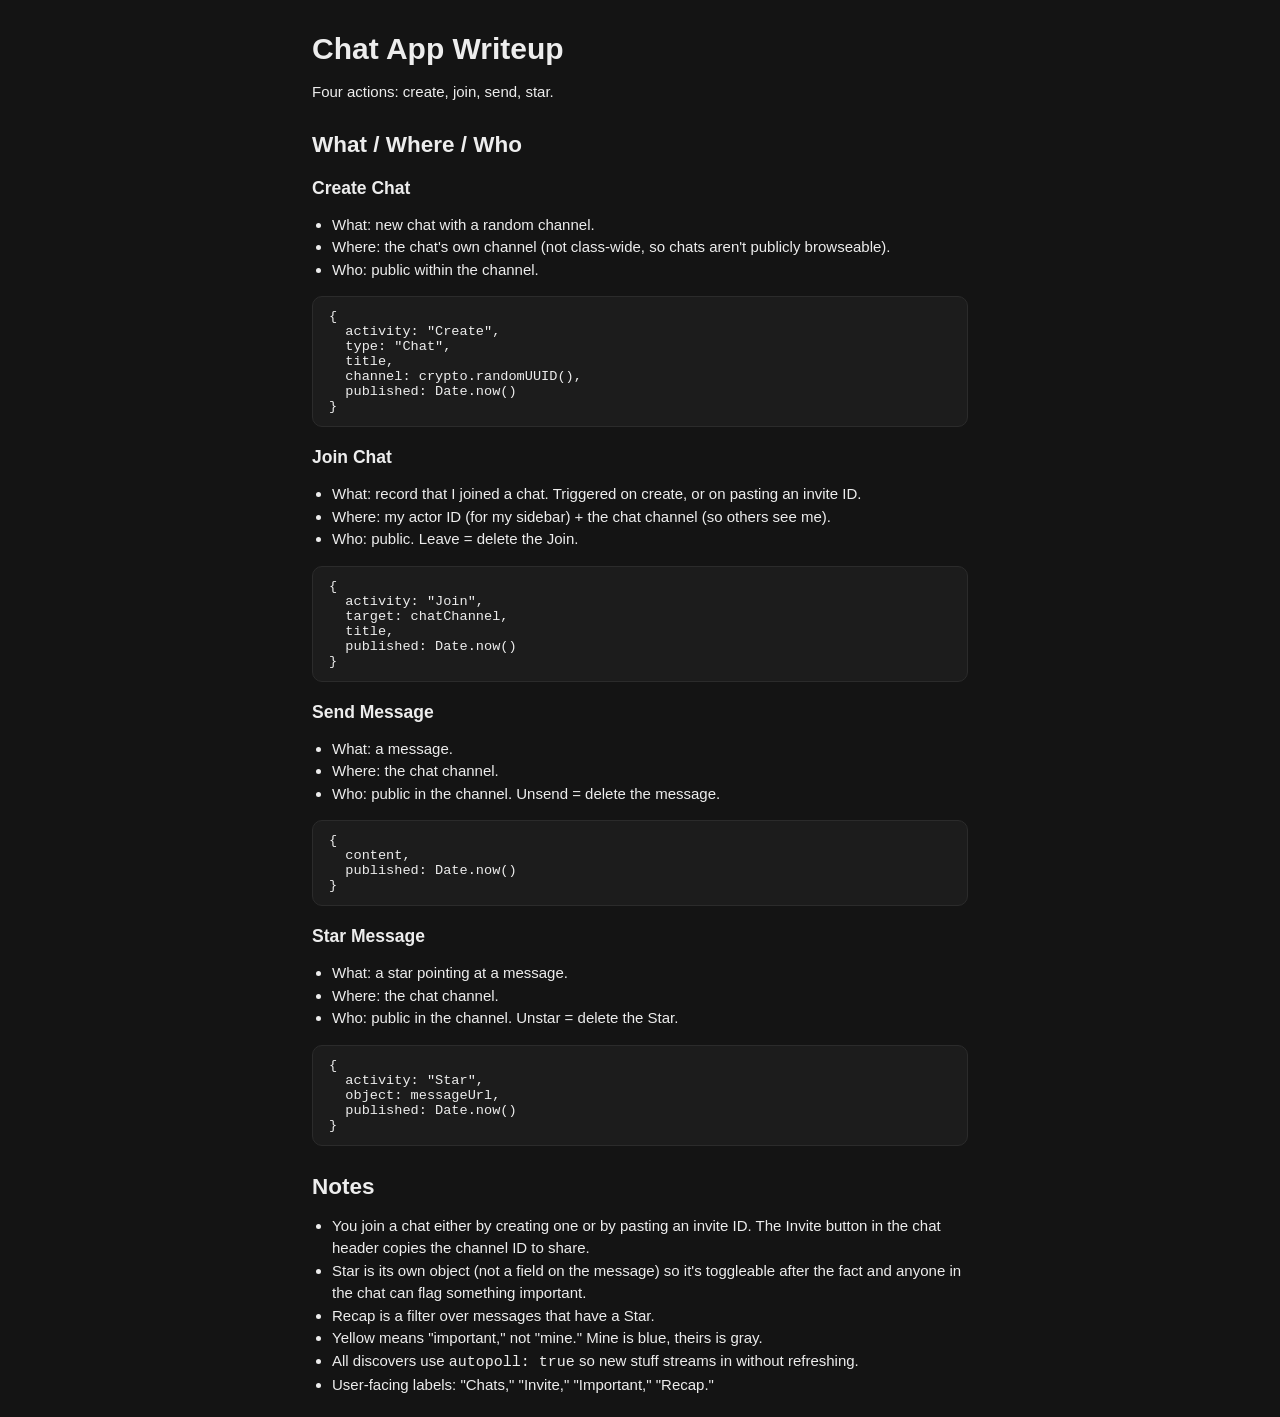
<file: writeup.html>
<!doctype html>
<html lang="en">
  <head>
    <meta charset="UTF-8" />
    <meta name="viewport" content="width=device-width, initial-scale=1" />
    <title>HW10 Exercise 3: Chat App Writeup</title>
    <link rel="stylesheet" href="style.css" />
    <style>
      body {
        padding: 2rem;
        max-width: 720px;
        margin: 0 auto;
      }
      h1 {
        margin-bottom: 0.5rem;
      }
      h2 {
        margin-top: 1.75rem;
        margin-bottom: 0.5rem;
      }
      h3 {
        margin-top: 1.25rem;
        margin-bottom: 0.25rem;
      }
      pre {
        background: var(--bg-2);
        border: 1px solid var(--border);
        border-radius: 10px;
        padding: 0.75rem 1rem;
        overflow-x: auto;
        font-size: 0.85rem;
      }
      code {
        font-family: ui-monospace, SFMono-Regular, Menlo, monospace;
      }
      p,
      li {
        line-height: 1.5;
      }
      ul {
        padding-left: 1.25rem;
      }
    </style>
  </head>
  <body>
    <h1>Chat App Writeup</h1>
    <p>Four actions: create, join, send, star.</p>

    <h2>What / Where / Who</h2>

    <h3>Create Chat</h3>
    <ul>
      <li>What: new chat with a random channel.</li>
      <li>
        Where: the chat's own channel (not class-wide, so chats aren't publicly
        browseable).
      </li>
      <li>Who: public within the channel.</li>
    </ul>
    <pre><code>{
  activity: "Create",
  type: "Chat",
  title,
  channel: crypto.randomUUID(),
  published: Date.now()
}</code></pre>

    <h3>Join Chat</h3>
    <ul>
      <li>
        What: record that I joined a chat. Triggered on create, or on pasting an
        invite ID.
      </li>
      <li>
        Where: my actor ID (for my sidebar) + the chat channel (so others see
        me).
      </li>
      <li>Who: public. Leave = delete the Join.</li>
    </ul>
    <pre><code>{
  activity: "Join",
  target: chatChannel,
  title,
  published: Date.now()
}</code></pre>

    <h3>Send Message</h3>
    <ul>
      <li>What: a message.</li>
      <li>Where: the chat channel.</li>
      <li>Who: public in the channel. Unsend = delete the message.</li>
    </ul>
    <pre><code>{
  content,
  published: Date.now()
}</code></pre>

    <h3>Star Message</h3>
    <ul>
      <li>What: a star pointing at a message.</li>
      <li>Where: the chat channel.</li>
      <li>Who: public in the channel. Unstar = delete the Star.</li>
    </ul>
    <pre><code>{
  activity: "Star",
  object: messageUrl,
  published: Date.now()
}</code></pre>

    <h2>Notes</h2>
    <ul>
      <li>
        You join a chat either by creating one or by pasting an invite ID. The
        Invite button in the chat header copies the channel ID to share.
      </li>
      <li>
        Star is its own object (not a field on the message) so it's toggleable
        after the fact and anyone in the chat can flag something important.
      </li>
      <li>Recap is a filter over messages that have a Star.</li>
      <li>
        Yellow means "important," not "mine." Mine is blue, theirs is gray.
      </li>
      <li>
        All discovers use <code>autopoll: true</code> so new stuff streams in
        without refreshing.
      </li>
      <li>User-facing labels: "Chats," "Invite," "Important," "Recap."</li>
    </ul>
  </body>
</html>
</file>
<file: style.css>
:root {
  --bg: #141414;
  --bg-2: #1c1c1c;
  --bg-3: #242424;
  --border: #2b2b2b;
  --text: #ededed;
  --muted: #8a8a8a;
  --accent: #f5d547;
  --accent-2: #e6c838;
  --danger: #ef5350;
  --mine: #2f6fd8;
  --mine-text: #ffffff;
  --theirs: #2b2b2b;
  --star-bg: #3a2f00;
  --star-border: #f5d547;
  --radius: 14px;
}

* {
  box-sizing: border-box;
}

html,
body {
  height: 100%;
  margin: 0;
}

body {
  background: var(--bg);
  color: var(--text);
  font-family:
    -apple-system, BlinkMacSystemFont, "Segoe UI", Roboto, Helvetica,
    Arial, sans-serif;
  font-size: 15px;
  -webkit-font-smoothing: antialiased;
}

button {
  font: inherit;
  color: inherit;
  background: transparent;
  border: none;
  cursor: pointer;
}

input {
  font: inherit;
  color: inherit;
  background: var(--bg-3);
  border: 1px solid var(--border);
  border-radius: 10px;
  padding: 0.6rem 0.8rem;
  outline: none;
}

input:focus {
  border-color: var(--accent);
}

h1,
h2,
h3 {
  margin: 0;
  font-weight: 600;
}

.muted {
  color: var(--muted);
}

.centered {
  text-align: center;
}

.primary {
  background: var(--accent);
  color: var(--mine-text);
  border-radius: 10px;
  padding: 0.55rem 1rem;
  font-weight: 600;
  display: inline-block;
  text-decoration: none;
  text-align: center;
}

.primary:hover:not(:disabled) {
  background: var(--accent-2);
}

.primary:disabled {
  opacity: 0.5;
  cursor: not-allowed;
}

.secondary {
  background: var(--bg-3);
  color: var(--text);
  border: 1px solid var(--border);
  border-radius: 10px;
  padding: 0.55rem 1rem;
  display: inline-block;
  text-decoration: none;
  text-align: center;
}

.secondary:hover {
  border-color: var(--accent);
}

.link {
  color: var(--muted);
  text-decoration: underline;
  padding: 0.4rem 0;
}

.link:hover {
  color: var(--text);
}

.pill {
  background: var(--accent);
  color: var(--mine-text);
  border-radius: 999px;
  padding: 0.25rem 0.75rem;
  font-size: 0.8rem;
  font-weight: 600;
}

.pill:hover {
  background: var(--accent-2);
}

.icon {
  padding: 0.4rem 0.7rem;
  border-radius: 8px;
  color: var(--muted);
  font-size: 0.9rem;
}

.icon:hover {
  background: var(--bg-3);
  color: var(--text);
}

.icon.on {
  background: var(--accent);
  color: var(--mine-text);
}

.icon.danger:hover {
  color: var(--danger);
}

.login {
  height: 100%;
  display: grid;
  place-items: center;
  padding: 2rem;
  text-align: center;
}

.login h1 {
  font-size: 2.2rem;
  margin-bottom: 0.5rem;
}

.login p {
  color: var(--muted);
  margin-bottom: 1.5rem;
}

.app {
  display: grid;
  grid-template-columns: 300px 1fr;
  height: 100vh;
}

.sidebar {
  background: var(--bg-2);
  border-right: 1px solid var(--border);
  display: flex;
  flex-direction: column;
  min-height: 0;
}

.sidebar-head {
  display: flex;
  align-items: center;
  justify-content: space-between;
  padding: 1rem 1.25rem;
  border-bottom: 1px solid var(--border);
}

.sidebar-head h1 {
  font-size: 1.2rem;
}

.sidebar-head .close {
  display: none;
}

.tabs {
  display: flex;
  gap: 0.25rem;
  padding: 0.75rem;
  border-bottom: 1px solid var(--border);
}

.tabs button {
  flex: 1;
  padding: 0.5rem;
  border-radius: 8px;
  color: var(--muted);
  font-weight: 500;
}

.tabs button.active {
  background: var(--bg-3);
  color: var(--text);
}

.chat-list {
  list-style: none;
  padding: 0.5rem;
  margin: 0;
  overflow-y: auto;
  flex: 1;
  min-height: 0;
}

.chat-list li {
  margin: 0;
}

.chat-link {
  display: flex;
  align-items: center;
  gap: 0.6rem;
  padding: 0.65rem 0.75rem;
  border-radius: 10px;
  cursor: pointer;
  text-decoration: none;
  color: var(--text);
}

.chat-link:hover {
  background: var(--bg-3);
}

.chat-link.router-link-active {
  background: var(--bg-3);
}

.chat-link.router-link-active .dot {
  background: var(--accent);
}

.chat-list .dot {
  width: 8px;
  height: 8px;
  border-radius: 50%;
  background: var(--border);
  flex-shrink: 0;
}

.chat-list .title {
  flex: 1;
  overflow: hidden;
  text-overflow: ellipsis;
  white-space: nowrap;
}

.chat-list li .pill {
  flex-shrink: 0;
}

.sidebar > .muted {
  padding: 1rem 1.25rem;
}

.sidebar-foot {
  padding: 0.75rem;
  display: flex;
  flex-direction: column;
  gap: 0.5rem;
  border-top: 1px solid var(--border);
}

.main {
  display: flex;
  flex-direction: column;
  min-height: 0;
  min-width: 0;
  position: relative;
}

.main-head {
  display: flex;
  align-items: center;
  gap: 0.5rem;
  padding: 0.85rem 1.25rem;
  border-bottom: 1px solid var(--border);
  background: var(--bg);
}

.main-head h2 {
  font-size: 1.05rem;
}

.main-head .menu {
  display: none;
}

.main-head .spacer {
  flex: 1;
}

.empty {
  flex: 1;
  display: grid;
  place-items: center;
  padding: 2rem;
  text-align: center;
}

.messages {
  flex: 1;
  min-height: 0;
  overflow-y: auto;
  overflow-x: hidden;
  padding: 1.25rem;
  display: flex;
  flex-direction: column;
  gap: 0.75rem;
}

.msg-list {
  display: flex;
  flex-direction: column;
  gap: 0.75rem;
}

.msg-enter-active {
  transition:
    opacity 0.22s ease,
    transform 0.22s ease;
}

.msg-enter-from {
  opacity: 0;
  transform: translateY(8px);
}

.msg-leave-active {
  transition: opacity 0.15s ease;
  position: absolute;
}

.msg-leave-to {
  opacity: 0;
}

@media (prefers-reduced-motion: reduce) {
  .msg-enter-active,
  .msg-leave-active,
  .seen-pop-enter-active,
  .seen-pop-leave-active,
  .seen-pop-enter-active .modal,
  .seen-pop-leave-active .modal {
    transition: none;
  }
  .bubble .star.on {
    animation: none;
  }
}

.msg {
  max-width: 78%;
  display: flex;
  flex-direction: column;
  gap: 0.25rem;
}

.msg.mine {
  align-self: flex-end;
  align-items: flex-end;
}

.msg.theirs {
  align-self: flex-start;
}

.msg-meta {
  font-size: 0.75rem;
  color: var(--muted);
  display: flex;
  gap: 0.5rem;
  padding: 0 0.5rem;
}

.bubble {
  position: relative;
  padding: 0.6rem 0.85rem;
  border-radius: var(--radius);
  background: var(--theirs);
  color: var(--text);
  word-wrap: break-word;
}

.bubble .msg-link,
.bubble .msg-link:visited {
  color: inherit;
  text-decoration: underline;
  text-decoration-color: rgba(255, 255, 255, 0.55);
  text-underline-offset: 2px;
  word-break: break-all;
}

.bubble .msg-link:hover {
  text-decoration-color: currentColor;
}

.msg.mine .bubble {
  background: var(--mine);
  color: var(--mine-text);
}

.msg.starred .bubble {
  background: var(--star-bg);
  color: var(--text);
  border: 1px solid var(--star-border);
}

.msg.mine.starred .bubble {
  background: var(--star-bg);
  color: var(--text);
  border: 1px solid var(--star-border);
}

.bubble .actions {
  position: absolute;
  top: 50%;
  transform: translateY(-50%);
  display: flex;
  gap: 0.15rem;
  background: var(--bg-2);
  border: 1px solid var(--border);
  border-radius: 999px;
  padding: 0.1rem 0.3rem;
  opacity: 0;
  visibility: hidden;
  transition:
    opacity 0.12s ease,
    visibility 0s linear 0.18s;
  z-index: 2;
  white-space: nowrap;
}

.msg.theirs .bubble .actions {
  left: 100%;
  margin-left: 0.4rem;
}

.msg.mine .bubble .actions {
  right: 100%;
  margin-right: 0.4rem;
}

.msg:hover .bubble .actions,
.msg:focus-within .bubble .actions,
.bubble .actions:hover {
  opacity: 1;
  visibility: visible;
  transition:
    opacity 0.12s ease,
    visibility 0s linear 0s;
}

.bubble .star,
.bubble .unsend {
  padding: 0.1rem 0.35rem;
  border-radius: 6px;
  color: var(--muted);
}

.bubble .star {
  font-size: 0.85rem;
}

.bubble .unsend {
  font-size: 0.75rem;
}

.bubble .star:hover,
.bubble .unsend:hover {
  color: var(--text);
}

.bubble .star.on {
  color: var(--accent);
  animation: star-pop 0.3s ease;
}

.bubble .star-badge {
  position: absolute;
  top: 50%;
  transform: translateY(-50%);
  left: 100%;
  margin-left: 0.4rem;
  color: var(--accent);
  font-size: 0.95rem;
  pointer-events: none;
  text-shadow: 0 0 0.5px rgba(0, 0, 0, 0.4);
}

@keyframes star-pop {
  0% {
    transform: scale(1);
  }
  40% {
    transform: scale(1.4);
  }
  100% {
    transform: scale(1);
  }
}

.bubble .unsend:hover {
  color: var(--danger);
}

.seen {
  font-size: 0.72rem;
  color: var(--muted);
  padding: 0 0.5rem;
}

.seen-toggle {
  padding: 0;
  font: inherit;
  color: var(--muted);
}

.seen-toggle:hover {
  color: var(--text);
}

.seen-sent {
  opacity: 0.6;
}

.seen-modal {
  max-width: 360px;
  display: flex;
  flex-direction: column;
  gap: 0.5rem;
}

.seen-modal h3 {
  margin-bottom: 0.25rem;
}

.seen-stats {
  font-size: 0.85rem;
  margin: 0;
}

.seen-list {
  list-style: none;
  margin: 0;
  padding: 0;
  max-height: 240px;
  overflow-y: auto;
  display: flex;
  flex-direction: column;
  gap: 0.25rem;
}

.seen-list li {
  display: flex;
  justify-content: space-between;
  align-items: center;
  gap: 0.75rem;
  padding: 0.5rem 0.6rem;
  background: var(--bg-3);
  border: 1px solid var(--border);
  border-radius: 8px;
  font-size: 0.85rem;
}

.seen-list li .time {
  color: var(--muted);
  font-size: 0.78rem;
  flex-shrink: 0;
}

.seen-modal .row {
  display: flex;
  justify-content: flex-end;
  margin-top: 0.25rem;
}

.recap {
  position: absolute;
  top: calc(0.85rem + 1.05rem + 0.85rem + 0.5rem);
  right: 1rem;
  width: min(420px, calc(100% - 2rem));
  max-height: min(60vh, 520px);
  background: var(--bg-2);
  border: 1px solid var(--border);
  border-radius: 12px;
  box-shadow: 0 12px 32px rgba(0, 0, 0, 0.45);
  display: flex;
  flex-direction: column;
  min-height: 0;
  z-index: 4;
  animation: recap-pop 0.16s ease-out;
  transform-origin: top right;
}

@keyframes recap-pop {
  from {
    opacity: 0;
    transform: translateY(-6px) scale(0.98);
  }
  to {
    opacity: 1;
    transform: translateY(0) scale(1);
  }
}

@media (prefers-reduced-motion: reduce) {
  .recap {
    animation: none;
  }
}

.recap header {
  display: flex;
  align-items: flex-start;
  justify-content: space-between;
  gap: 0.5rem;
  padding: 0.85rem 1rem 0.5rem;
  flex-shrink: 0;
}

.recap-subtitle {
  margin: 0.2rem 0 0;
  font-size: 0.78rem;
  color: var(--muted);
  line-height: 1.35;
}

.recap-tabs {
  flex-shrink: 0;
}

.recap ul,
.recap .empty {
  overflow-y: auto;
  min-height: 0;
}

.recap header h3 {
  font-size: 0.95rem;
}

.recap ul {
  list-style: none;
  padding: 0 1.25rem 1rem;
  margin: 0;
  display: flex;
  flex-direction: column;
  gap: 0.5rem;
}

.recap li {
  display: flex;
  flex-direction: column;
  gap: 0.3rem;
  padding: 0.6rem 0.8rem;
  background: var(--bg-3);
  border-radius: 10px;
  font-size: 0.9rem;
  transition:
    background 0.15s ease,
    transform 0.15s ease;
}

.recap li.jumpable {
  cursor: pointer;
}

.recap li.jumpable:hover {
  background: #2e2e2e;
}

.msg.flash {
  position: relative;
  z-index: 0;
}

.msg.flash::before {
  content: "";
  position: absolute;
  top: -0.35rem;
  bottom: -0.35rem;
  left: -100vw;
  right: -100vw;
  background: rgba(245, 213, 71, 0.22);
  z-index: -1;
  pointer-events: none;
  animation: msg-flash 1.2s ease-out forwards;
}

@keyframes msg-flash {
  0%,
  30% {
    opacity: 1;
  }
  100% {
    opacity: 0;
  }
}

@media (prefers-reduced-motion: reduce) {
  .msg.flash::before {
    animation: none;
    opacity: 0;
  }
}

.recap li .meta {
  display: flex;
  gap: 0.5rem;
  align-items: baseline;
  justify-content: space-between;
  font-size: 0.75rem;
  color: var(--muted);
}

.recap li .meta graffiti-actor-to-handle {
  color: var(--text);
  font-weight: 500;
  font-size: 0.8rem;
  overflow: hidden;
  text-overflow: ellipsis;
  white-space: nowrap;
  min-width: 0;
}

.recap li .time {
  color: var(--muted);
  flex-shrink: 0;
  font-size: 0.72rem;
}

.recap li .content {
  white-space: pre-wrap;
  word-break: break-word;
  color: var(--text);
}

.recap li .link-url,
.recap li .link-url:visited {
  color: #6aa1ff;
  text-decoration: none;
  word-break: break-all;
  font-size: 0.88rem;
  align-self: flex-start;
  max-width: 100%;
}

.recap li .link-url:hover {
  text-decoration: underline;
}

.recap-tabs {
  display: flex;
  gap: 0.5rem;
  padding: 0 1.25rem;
  border-bottom: 1px solid var(--border);
  margin-bottom: 0.75rem;
}

.recap-tabs button {
  background: transparent;
  border: none;
  border-bottom: 2px solid transparent;
  color: var(--muted);
  padding: 0.45rem 0.25rem;
  margin-bottom: -1px;
  font-size: 0.85rem;
  cursor: pointer;
  display: inline-flex;
  align-items: center;
  gap: 0.4rem;
  transition:
    color 0.15s ease,
    border-color 0.15s ease;
}

.recap-tabs button:hover {
  color: var(--text);
}

.recap-tabs button.active {
  color: var(--text);
  border-bottom-color: var(--accent);
}

.recap-tabs .count {
  background: var(--bg-3);
  color: var(--muted);
  border-radius: 999px;
  padding: 0.05rem 0.45rem;
  font-size: 0.7rem;
  min-width: 1.25rem;
  text-align: center;
  line-height: 1.4;
}

.recap-tabs button.active .count {
  background: var(--accent);
  color: #1a1a1a;
  font-weight: 600;
}

.composer {
  display: flex;
  gap: 0.5rem;
  padding: 0.75rem 1.25rem 1rem;
  border-top: 1px solid var(--border);
  background: var(--bg);
  align-items: center;
}

.composer input {
  flex: 1;
}

.star-toggle {
  display: inline-flex;
  align-items: center;
  gap: 0.3rem;
  padding: 0.55rem 0.75rem;
  border-radius: 10px;
  border: 1px solid var(--border);
  color: var(--muted);
  font-weight: 600;
}

.star-toggle:hover {
  border-color: var(--accent);
  color: var(--text);
}

.star-toggle.on {
  background: var(--accent);
  color: var(--mine-text);
  border-color: var(--accent);
}

.star-toggle .lbl {
  font-size: 0.8rem;
}

.brand {
  cursor: pointer;
  color: inherit;
  text-decoration: none;
}

.nav-link {
  text-align: left;
  text-decoration: none;
  display: block;
}

.sidebar-foot .nav-link.secondary.router-link-active,
.sidebar-foot .secondary.router-link-active {
  border-color: var(--accent);
  color: var(--accent);
}

.sidebar-foot .link.router-link-active {
  color: var(--accent);
}

.menu.floating {
  display: none;
  position: absolute;
  top: 0.5rem;
  left: 0.5rem;
  z-index: 4;
}

@media (max-width: 720px) {
  .menu.floating {
    display: block;
  }
}

.form-card {
  background: var(--bg-2);
  border: 1px solid var(--border);
  border-radius: var(--radius);
  padding: 1.5rem;
  width: 100%;
  max-width: 400px;
  display: flex;
  flex-direction: column;
  gap: 1rem;
  text-align: left;
}

.form-card h3 {
  margin: 0;
}

.form-card .row {
  display: flex;
  gap: 0.5rem;
  justify-content: flex-end;
}

.about-content {
  background: var(--bg-2);
  border: 1px solid var(--border);
  border-radius: var(--radius);
  padding: 1.75rem;
  max-width: 480px;
  text-align: left;
  display: flex;
  flex-direction: column;
  gap: 0.85rem;
}

.about-content h3 {
  font-size: 1.2rem;
}

.about-content code {
  background: var(--bg-3);
  padding: 0.1rem 0.35rem;
  border-radius: 4px;
  font-size: 0.85em;
}

.about-content ul {
  margin: 0;
  padding-left: 1.25rem;
  color: var(--muted);
}

.modal-backdrop {
  position: fixed;
  inset: 0;
  background: rgba(0, 0, 0, 0.6);
  display: grid;
  place-items: center;
  z-index: 10;
  padding: 1rem;
}

.seen-pop-enter-active,
.seen-pop-leave-active {
  transition: opacity 0.18s ease;
}

.seen-pop-enter-active .modal,
.seen-pop-leave-active .modal {
  transition:
    transform 0.18s cubic-bezier(0.2, 0.8, 0.2, 1),
    opacity 0.18s ease;
}

.seen-pop-enter-from,
.seen-pop-leave-to {
  opacity: 0;
}

.seen-pop-enter-from .modal,
.seen-pop-leave-to .modal {
  opacity: 0;
  transform: scale(0.94);
}

.modal {
  background: var(--bg-2);
  border: 1px solid var(--border);
  border-radius: var(--radius);
  padding: 1.5rem;
  width: 100%;
  max-width: 360px;
}

.modal h3 {
  margin-bottom: 1rem;
}

.modal form {
  display: flex;
  flex-direction: column;
  gap: 1rem;
}

.modal .row {
  display: flex;
  gap: 0.5rem;
  justify-content: flex-end;
}

@media (max-width: 720px) {
  .app {
    grid-template-columns: 1fr;
  }

  .sidebar {
    position: fixed;
    inset: 0;
    z-index: 5;
    transform: translateX(-100%);
    transition: transform 0.2s ease;
  }

  .sidebar.open {
    transform: translateX(0);
  }

  .sidebar-head .close {
    display: block;
  }

  .main-head .menu {
    display: block;
  }
}
</file>
